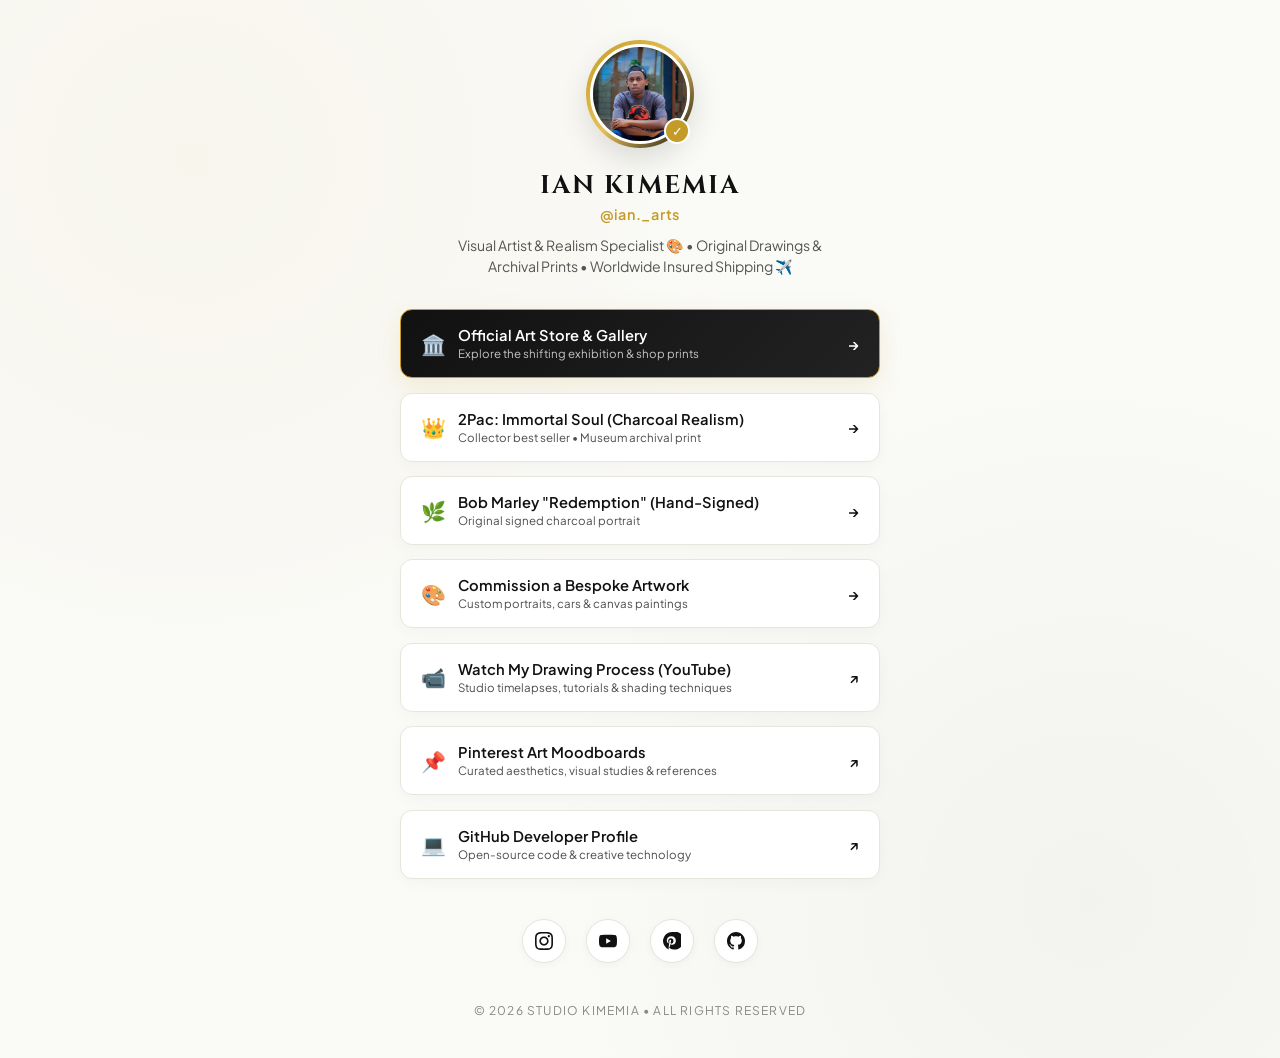
<file: links.html>
<!DOCTYPE html>
<html lang="en">
<head>
  <meta charset="UTF-8">
  <meta name="viewport" content="width=device-width, initial-scale=1.0">
  <title>Ian Kimemia (@ian._arts) | Official Links &amp; Art Storefront</title>
  <meta name="description" content="Official Instagram link-in-bio for fine artist Ian Kimemia (@ian._arts). Explore original charcoal drawings, museum-grade fine art prints, and custom commissions.">

  <!-- Favicon -->
  <link rel="icon" type="image/svg+xml" href="favicon.svg">
  <link rel="apple-touch-icon" href="apple-touch-icon.png">

  <!-- Google Fonts -->
  <link rel="preconnect" href="https://fonts.googleapis.com">
  <link rel="preconnect" href="https://fonts.gstatic.com" crossorigin>
  <link href="https://fonts.googleapis.com/css2?family=Cinzel:wght@600;700&family=Plus+Jakarta+Sans:wght@400;500;600;700&display=swap" rel="stylesheet">

  <style>
    *, *::before, *::after {
      box-sizing: border-box;
      margin: 0;
      padding: 0;
    }
    body {
      background: #FAFAF7;
      color: #121212;
      font-family: 'Plus Jakarta Sans', -apple-system, sans-serif;
      min-height: 100vh;
      display: flex;
      flex-direction: column;
      align-items: center;
      padding: 2.5rem 1.25rem;
      background-image: 
        radial-gradient(circle at 15% 15%, rgba(197, 155, 39, 0.05) 0%, transparent 40%),
        radial-gradient(circle at 85% 85%, rgba(0, 0, 0, 0.03) 0%, transparent 40%);
    }
    .bio-container {
      width: 100%;
      max-width: 480px;
      display: flex;
      flex-direction: column;
      align-items: center;
      text-align: center;
    }
    .avatar-wrapper {
      position: relative;
      width: 108px;
      height: 108px;
      border-radius: 50%;
      padding: 4px;
      background: linear-gradient(135deg, #C59B27, #E5C158, #111);
      box-shadow: 0 12px 30px rgba(0,0,0,0.12);
      margin-bottom: 1.25rem;
    }
    .avatar-img {
      width: 100%;
      height: 100%;
      border-radius: 50%;
      object-fit: cover;
      background: #FFF;
      border: 3px solid #FFF;
    }
    .verified-badge {
      position: absolute;
      bottom: 4px;
      right: 4px;
      background: #C59B27;
      color: #FFF;
      width: 26px;
      height: 26px;
      border-radius: 50%;
      display: flex;
      align-items: center;
      justify-content: center;
      font-size: 13px;
      border: 2px solid #FFF;
    }
    .artist-name {
      font-family: 'Cinzel', serif;
      font-size: 1.6rem;
      font-weight: 700;
      letter-spacing: 0.08em;
      color: #111;
      margin-bottom: 2px;
    }
    .artist-handle {
      font-size: 0.9rem;
      font-weight: 600;
      color: #C59B27;
      letter-spacing: 0.05em;
      margin-bottom: 0.75rem;
    }
    .artist-bio {
      font-size: 0.88rem;
      color: #555;
      line-height: 1.5;
      margin-bottom: 2rem;
      max-width: 380px;
    }
    .links-group {
      width: 100%;
      display: flex;
      flex-direction: column;
      gap: 0.9rem;
    }
    .bio-card {
      display: flex;
      align-items: center;
      justify-content: space-between;
      width: 100%;
      background: #FFFFFF;
      border: 1px solid #E8E5DD;
      border-radius: 12px;
      padding: 16px 20px;
      text-decoration: none;
      color: #111;
      font-weight: 600;
      font-size: 0.92rem;
      box-shadow: 0 4px 15px rgba(0,0,0,0.03);
      transition: all 0.25s cubic-bezier(0.16, 1, 0.3, 1);
    }
    .bio-card:hover {
      transform: translateY(-3px);
      box-shadow: 0 10px 25px rgba(0,0,0,0.08);
      border-color: #111;
      background: #111;
      color: #FFF;
    }
    .bio-card.featured {
      background: linear-gradient(135deg, #111111, #222222);
      color: #FFF;
      border-color: #C59B27;
      box-shadow: 0 8px 25px rgba(197, 155, 39, 0.15);
    }
    .bio-card.featured:hover {
      background: #C59B27;
      color: #000;
      border-color: #C59B27;
    }
    .card-left {
      display: flex;
      align-items: center;
      gap: 12px;
      text-align: left;
    }
    .card-icon {
      font-size: 1.25rem;
    }
    .card-subtext {
      font-size: 0.72rem;
      font-weight: 400;
      opacity: 0.75;
      margin-top: 2px;
    }
    .social-row {
      display: flex;
      gap: 1.25rem;
      margin-top: 2.5rem;
    }
    .social-btn {
      width: 44px;
      height: 44px;
      border-radius: 50%;
      background: #FFF;
      border: 1px solid #E8E5DD;
      display: flex;
      align-items: center;
      justify-content: center;
      color: #111;
      transition: all 0.2s ease;
      box-shadow: 0 2px 8px rgba(0,0,0,0.04);
    }
    .social-btn:hover {
      background: #111;
      color: #FFF;
      border-color: #111;
      transform: translateY(-2px);
    }
    .footer-note {
      margin-top: 2.5rem;
      font-size: 0.75rem;
      color: #888;
      letter-spacing: 0.1em;
      text-transform: uppercase;
    }
  </style>
</head>
<body>

  <div class="bio-container">
    <div class="avatar-wrapper">
      <img src="assets/artworks/ian-kimemia-artist.jpg" alt="Ian Kimemia" class="avatar-img">
      <div class="verified-badge">✓</div>
    </div>

    <h1 class="artist-name">IAN KIMEMIA</h1>
    <div class="artist-handle">@ian._arts</div>
    <p class="artist-bio">
      Visual Artist &amp; Realism Specialist 🎨 • Original Drawings &amp; Archival Prints • Worldwide Insured Shipping ✈️
    </p>

    <div class="links-group">
      <!-- Main Store Link -->
      <a href="index.html" class="bio-card featured">
        <div class="card-left">
          <span class="card-icon">🏛️</span>
          <div>
            <div>Official Art Store &amp; Gallery</div>
            <div class="card-subtext">Explore the shifting exhibition &amp; shop prints</div>
          </div>
        </div>
        <span>→</span>
      </a>

      <!-- 2Pac Artwork -->
      <a href="index.html#gallery" class="bio-card">
        <div class="card-left">
          <span class="card-icon">👑</span>
          <div>
            <div>2Pac: Immortal Soul (Charcoal Realism)</div>
            <div class="card-subtext">Collector best seller • Museum archival print</div>
          </div>
        </div>
        <span>→</span>
      </a>

      <!-- Bob Marley Artwork -->
      <a href="index.html#gallery" class="bio-card">
        <div class="card-left">
          <span class="card-icon">🌿</span>
          <div>
            <div>Bob Marley "Redemption" (Hand-Signed)</div>
            <div class="card-subtext">Original signed charcoal portrait</div>
          </div>
        </div>
        <span>→</span>
      </a>

      <!-- Commission Inquiries -->
      <a href="index.html#commissions" class="bio-card">
        <div class="card-left">
          <span class="card-icon">🎨</span>
          <div>
            <div>Commission a Bespoke Artwork</div>
            <div class="card-subtext">Custom portraits, cars &amp; canvas paintings</div>
          </div>
        </div>
        <span>→</span>
      </a>

      <!-- YouTube Drawing Channel -->
      <a href="https://www.youtube.com/@kim-ian-x9e" target="_blank" class="bio-card">
        <div class="card-left">
          <span class="card-icon">📹</span>
          <div>
            <div>Watch My Drawing Process (YouTube)</div>
            <div class="card-subtext">Studio timelapses, tutorials &amp; shading techniques</div>
          </div>
        </div>
        <span>↗</span>
      </a>

      <!-- Pinterest Inspiration -->
      <a href="https://www.pinterest.com/ikimemia20/" target="_blank" class="bio-card">
        <div class="card-left">
          <span class="card-icon">📌</span>
          <div>
            <div>Pinterest Art Moodboards</div>
            <div class="card-subtext">Curated aesthetics, visual studies &amp; references</div>
          </div>
        </div>
        <span>↗</span>
      </a>

      <!-- GitHub -->
      <a href="https://github.com/ianarts9974" target="_blank" class="bio-card">
        <div class="card-left">
          <span class="card-icon">💻</span>
          <div>
            <div>GitHub Developer Profile</div>
            <div class="card-subtext">Open-source code &amp; creative technology</div>
          </div>
        </div>
        <span>↗</span>
      </a>
    </div>

    <!-- Social Icon Row -->
    <div class="social-row">
      <a href="https://www.instagram.com/ian._arts/" target="_blank" class="social-btn" title="Instagram">
        <svg width="18" height="18" viewBox="0 0 24 24" fill="currentColor"><path d="M12 2.163c3.204 0 3.584.012 4.85.07 3.252.148 4.771 1.691 4.919 4.919.058 1.265.069 1.645.069 4.849 0 3.205-.012 3.584-.069 4.849-.149 3.225-1.664 4.771-4.919 4.919-1.266.058-1.644.07-4.85.07-3.204 0-3.584-.012-4.849-.07-3.26-.149-4.771-1.699-4.919-4.92-.058-1.265-.07-1.644-.07-4.849 0-3.204.013-3.583.07-4.849.149-3.227 1.664-4.771 4.919-4.919 1.266-.057 1.645-.069 4.849-.069zm0-2.163c-3.259 0-3.667.014-4.947.072-4.358.2-6.78 2.618-6.98 6.98-.059 1.281-.073 1.689-.073 4.948 0 3.259.014 3.668.072 4.948.2 4.358 2.618 6.78 6.98 6.98 1.281.058 1.689.072 4.948.072 3.259 0 3.668-.014 4.948-.072 4.354-.2 6.782-2.618 6.979-6.98.059-1.28.073-1.689.073-4.948 0-3.259-.014-3.667-.072-4.947-.196-4.354-2.617-6.78-6.979-6.98-1.281-.059-1.69-.073-4.949-.073zm0 5.838c-3.403 0-6.162 2.759-6.162 6.162s2.759 6.163 6.162 6.163 6.162-2.759 6.162-6.163c0-3.403-2.759-6.162-6.162-6.162zm0 10.162c-2.209 0-4-1.79-4-4 0-2.209 1.791-4 4-4s4 1.791 4 4c0 2.21-1.791 4-4 4zm6.406-11.845c-.796 0-1.441.645-1.441 1.44s.645 1.44 1.441 1.44c.795 0 1.439-.645 1.439-1.44s-.644-1.44-1.439-1.44z"/></svg>
      </a>
      <a href="https://www.youtube.com/@kim-ian-x9e" target="_blank" class="social-btn" title="YouTube">
        <svg width="18" height="18" viewBox="0 0 24 24" fill="currentColor"><path d="M23.498 6.186a3.016 3.016 0 0 0-2.122-2.136C19.505 3.545 12 3.545 12 3.545s-7.505 0-9.377.505A3.017 3.017 0 0 0 .502 6.186C0 8.07 0 12 0 12s0 3.93.502 5.814a3.016 3.016 0 0 0 2.122 2.136c1.871.505 9.376.505 9.376.505s7.505 0 9.377-.505a3.015 3.015 0 0 0 2.122-2.136C24 15.93 24 12 24 12s0-3.93-.502-5.814zM9.545 15.568V8.432L15.818 12l-6.273 3.568z"/></svg>
      </a>
      <a href="https://www.pinterest.com/ikimemia20/" target="_blank" class="social-btn" title="Pinterest">
        <svg width="18" height="18" viewBox="0 0 24 24" fill="currentColor"><path d="M12 0a12 12 0 0 0-4.37 23.17c-.07-.94-.13-2.39.03-3.42.14-.94.94-6.41.94-6.41s-.24-.48-.24-1.19c0-1.12.65-1.95 1.46-1.95.69 0 1.02.52 1.02 1.14 0 .69-.44 1.73-.67 2.69-.19.81.41 1.47 1.21 1.47 1.45 0 2.57-1.53 2.57-3.74 0-1.95-1.4-3.32-3.41-3.32-2.32 0-3.69 1.74-3.69 3.54 0 .7.27 1.45.61 1.86.07.08.08.15.06.24-.06.27-.21.84-.24.96-.04.16-.14.2-.32.12-1.18-.55-1.92-2.28-1.92-3.67 0-2.99 2.17-5.73 6.26-5.73 3.29 0 5.84 2.34 5.84 5.48 0 3.27-2.06 5.9-4.92 5.9-.96 0-1.87-.5-2.18-1.09l-.59 2.27c-.22.84-.81 1.89-1.21 2.53A12 12 0 1 0 12 0z"/></svg>
      </a>
      <a href="https://github.com/ianarts9974" target="_blank" class="social-btn" title="GitHub">
        <svg width="18" height="18" viewBox="0 0 24 24" fill="currentColor"><path d="M12 0C5.37 0 0 5.37 0 12c0 5.31 3.435 9.795 8.205 11.385.6.105.825-.255.825-.57 0-.285-.015-1.23-.015-2.235-3.015.555-3.795-.735-4.035-1.41-.135-.345-.72-1.41-1.23-1.695-.42-.225-1.02-.78-.015-.795.945-.015 1.62.87 1.845 1.23 1.08 1.815 2.805 1.305 3.495.99.105-.78.42-1.305.765-1.605-2.67-.3-5.46-1.335-5.46-5.925 0-1.305.465-2.385 1.23-3.225-.12-.3-.54-1.53.12-3.18 0 0 1.005-.315 3.3 1.23.96-.27 1.98-.405 3-.405s2.04.135 3 .405c2.295-1.56 3.3-1.23 3.3-1.23.66 1.65.24 2.88.12 3.18.765.84 1.23 1.905 1.23 3.225 0 4.605-2.805 5.625-5.475 5.925.435.375.81 1.095.81 2.22 0 1.605-.015 2.895-.015 3.3 0 .315.225.69.825.57A12.02 12.02 0 0 0 24 12c0-6.63-5.37-12-12-12z"/></svg>
      </a>
    </div>

    <div class="footer-note">
      © 2026 Studio Kimemia • All Rights Reserved
    </div>
  </div>

</body>
</html>
</file>
